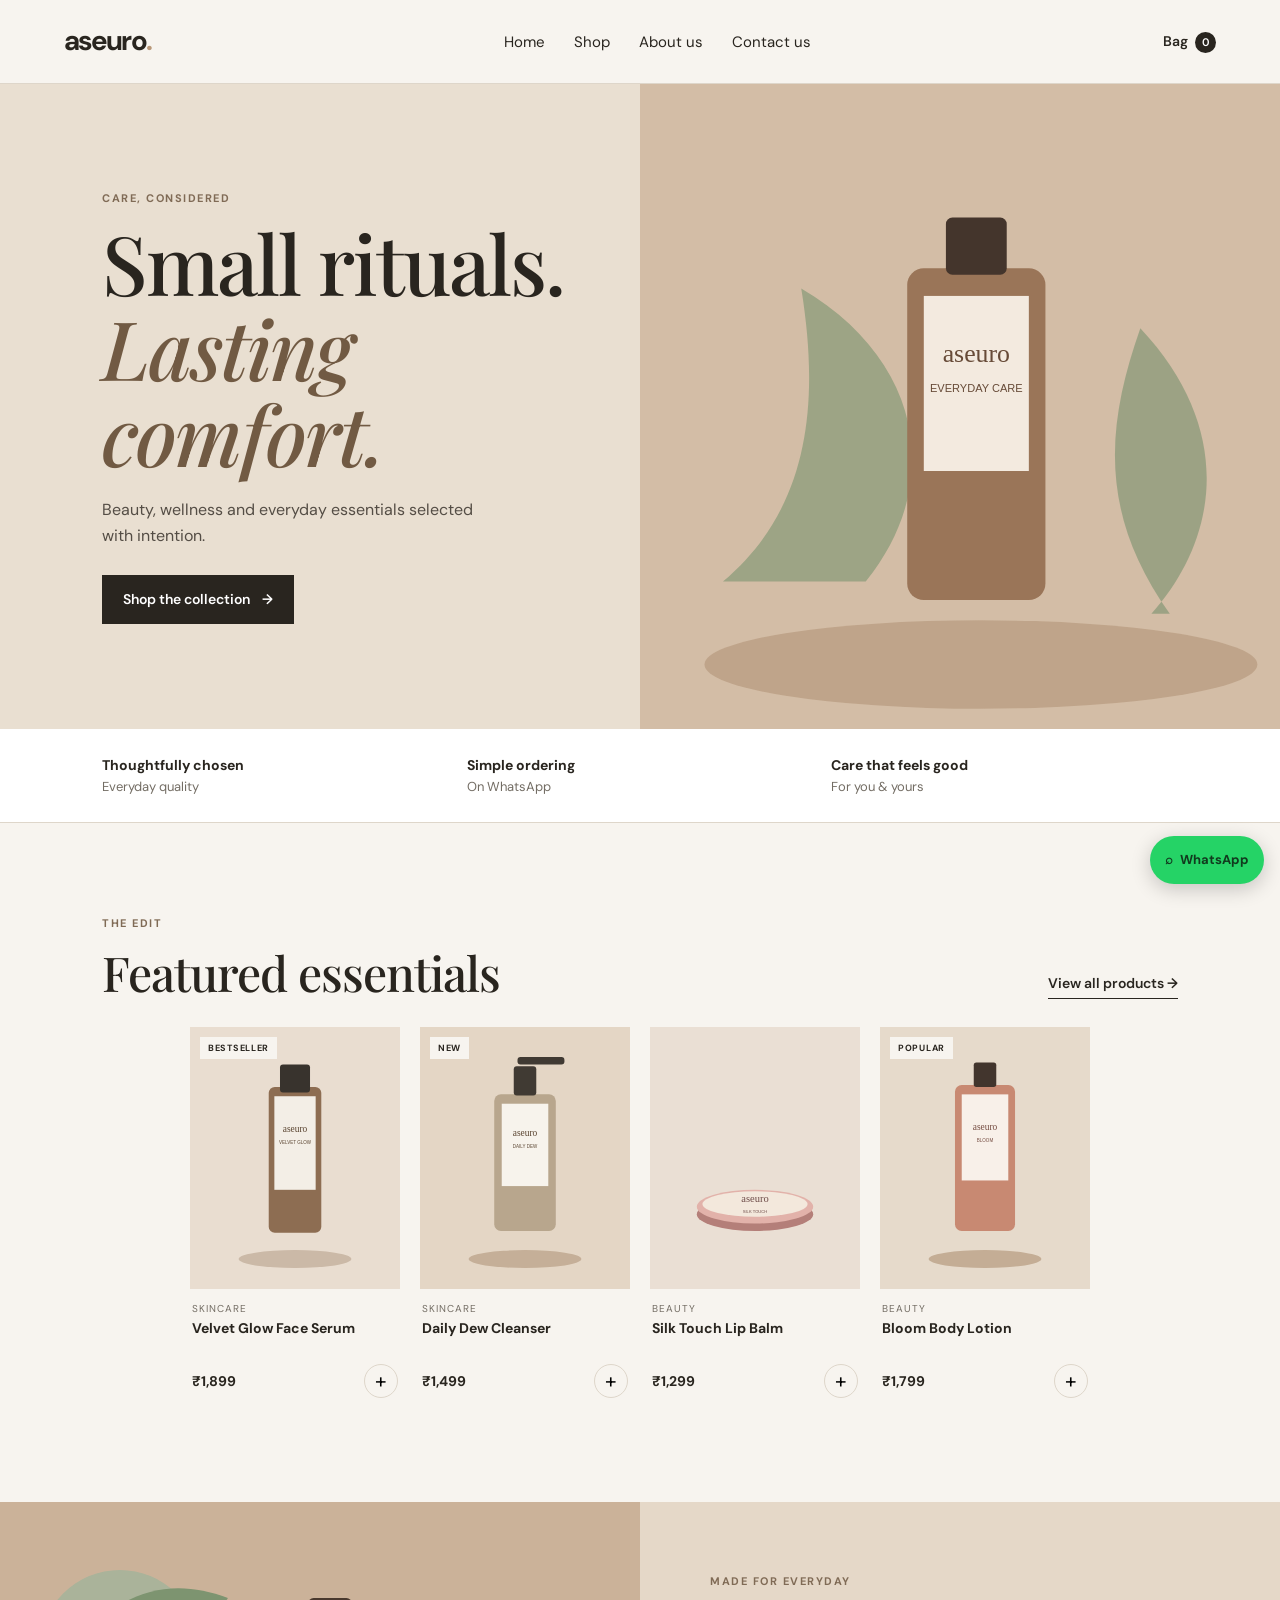
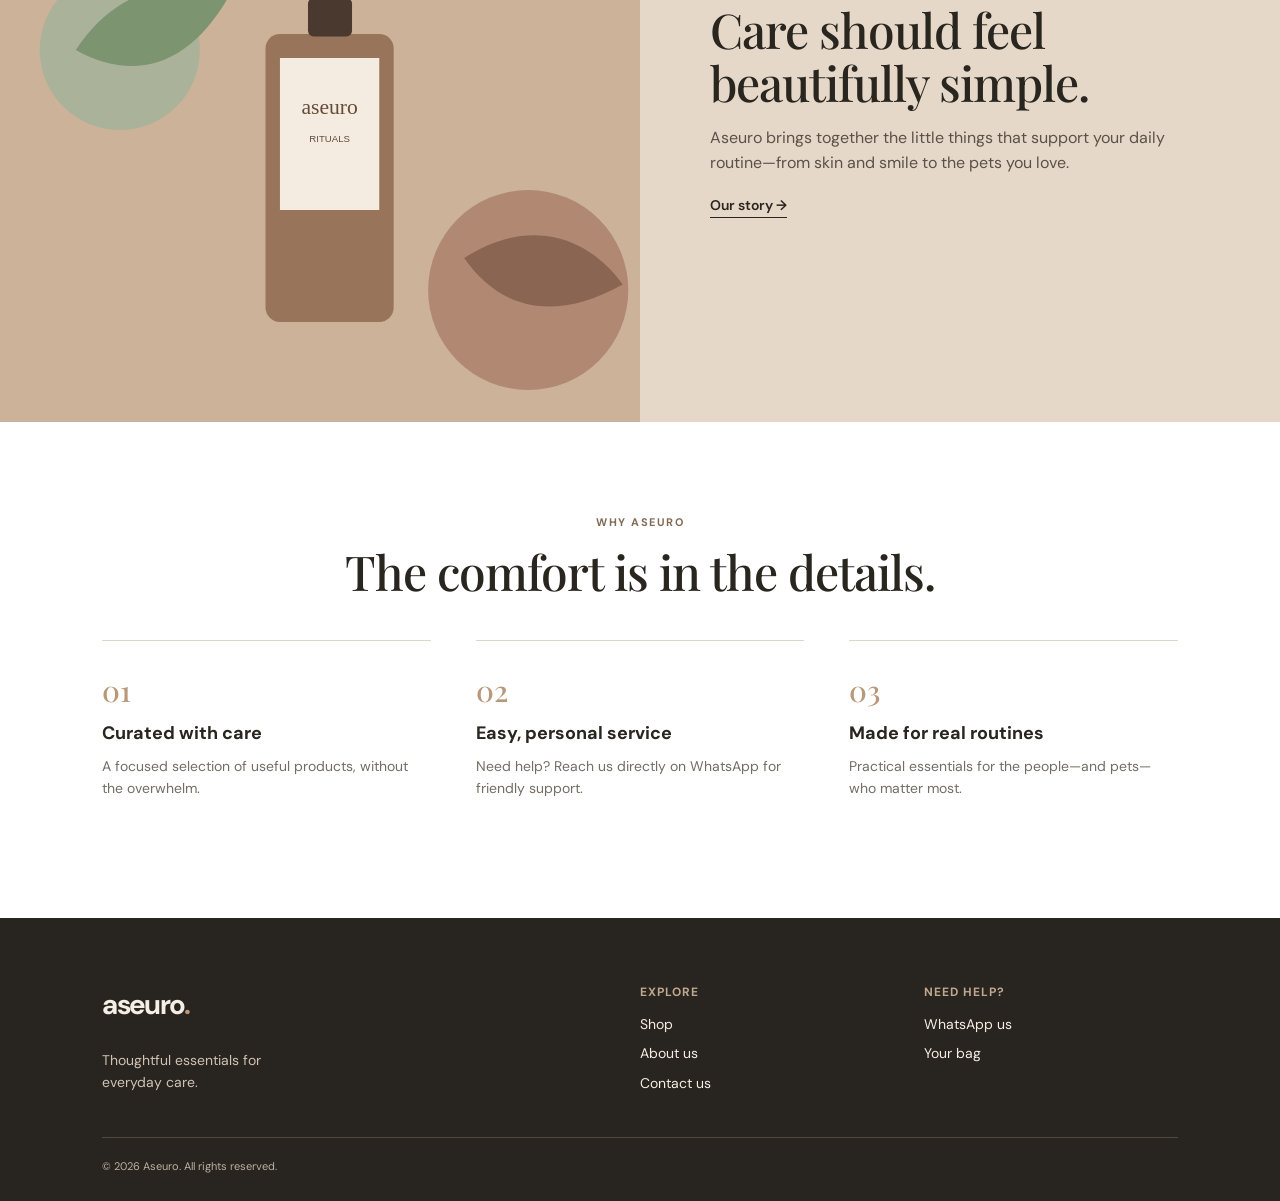
<file: index.html>
<!doctype html>
<html lang="en">
<head>
  <meta charset="utf-8"><meta name="viewport" content="width=device-width, initial-scale=1">
  <title>Aseuro | Elevated Everyday Care</title>
  <meta name="description" content="Discover thoughtful beauty, skincare, oral care and pet essentials from Aseuro.">
  <meta property="og:title" content="Aseuro | Elevated Everyday Care"><meta property="og:description" content="Thoughtful essentials for your everyday rituals."><meta property="og:type" content="website"><meta property="og:url" content="https://aseurollc.com/"><meta property="og:image" content="https://aseurollc.com/images/og-aseuro.svg">
  <link rel="preconnect" href="https://fonts.googleapis.com"><link rel="preconnect" href="https://fonts.gstatic.com" crossorigin><link href="https://fonts.googleapis.com/css2?family=DM+Sans:wght@400;500;600;700&family=Playfair+Display:wght@500;600&display=swap" rel="stylesheet"><link rel="stylesheet" href="css/style.css">
</head>
<body>
  <div id="site-header"></div>
  <main>
    <section class="hero"><div class="hero-copy"><p class="eyebrow">Care, considered</p><h1>Small rituals.<br><em>Lasting comfort.</em></h1><p>Beauty, wellness and everyday essentials selected with intention.</p><a class="btn btn-dark" href="shop.html">Shop the collection <span>→</span></a></div><div class="hero-art"><img src="images/hero-care.svg" alt="A curated collection of Aseuro self-care essentials on a warm beige background"></div></section>
    <section class="benefit-bar" aria-label="Aseuro promises"><div><b>Thoughtfully chosen</b><span>Everyday quality</span></div><div><b>Simple ordering</b><span>On WhatsApp</span></div><div><b>Care that feels good</b><span>For you &amp; yours</span></div></section>
    <section class="section"><div class="section-heading"><div><p class="eyebrow">The edit</p><h2>Featured essentials</h2></div><a class="text-link" href="shop.html">View all products →</a></div><div id="featured-products" class="product-grid"></div></section>
    <section class="story"><div class="story-image"><img src="images/story-care.svg" alt="Natural skincare ingredients with Aseuro beauty products"></div><div class="story-copy"><p class="eyebrow">Made for everyday</p><h2>Care should feel<br>beautifully simple.</h2><p>Aseuro brings together the little things that support your daily routine—from skin and smile to the pets you love.</p><a class="text-link" href="about.html">Our story →</a></div></section>
    <section class="section why"><p class="eyebrow center">Why Aseuro</p><h2 class="center">The comfort is in the details.</h2><div class="why-grid"><article><span class="number">01</span><h3>Curated with care</h3><p>A focused selection of useful products, without the overwhelm.</p></article><article><span class="number">02</span><h3>Easy, personal service</h3><p>Need help? Reach us directly on WhatsApp for friendly support.</p></article><article><span class="number">03</span><h3>Made for real routines</h3><p>Practical essentials for the people—and pets—who matter most.</p></article></div></section>
  </main><div id="site-footer"></div><a class="whatsapp-float" id="whatsapp-float" href="#" aria-label="Chat with Aseuro on WhatsApp">⌕<span>WhatsApp</span></a><script src="js/products.js"></script><script src="js/main.js"></script>
</body></html>
</file>
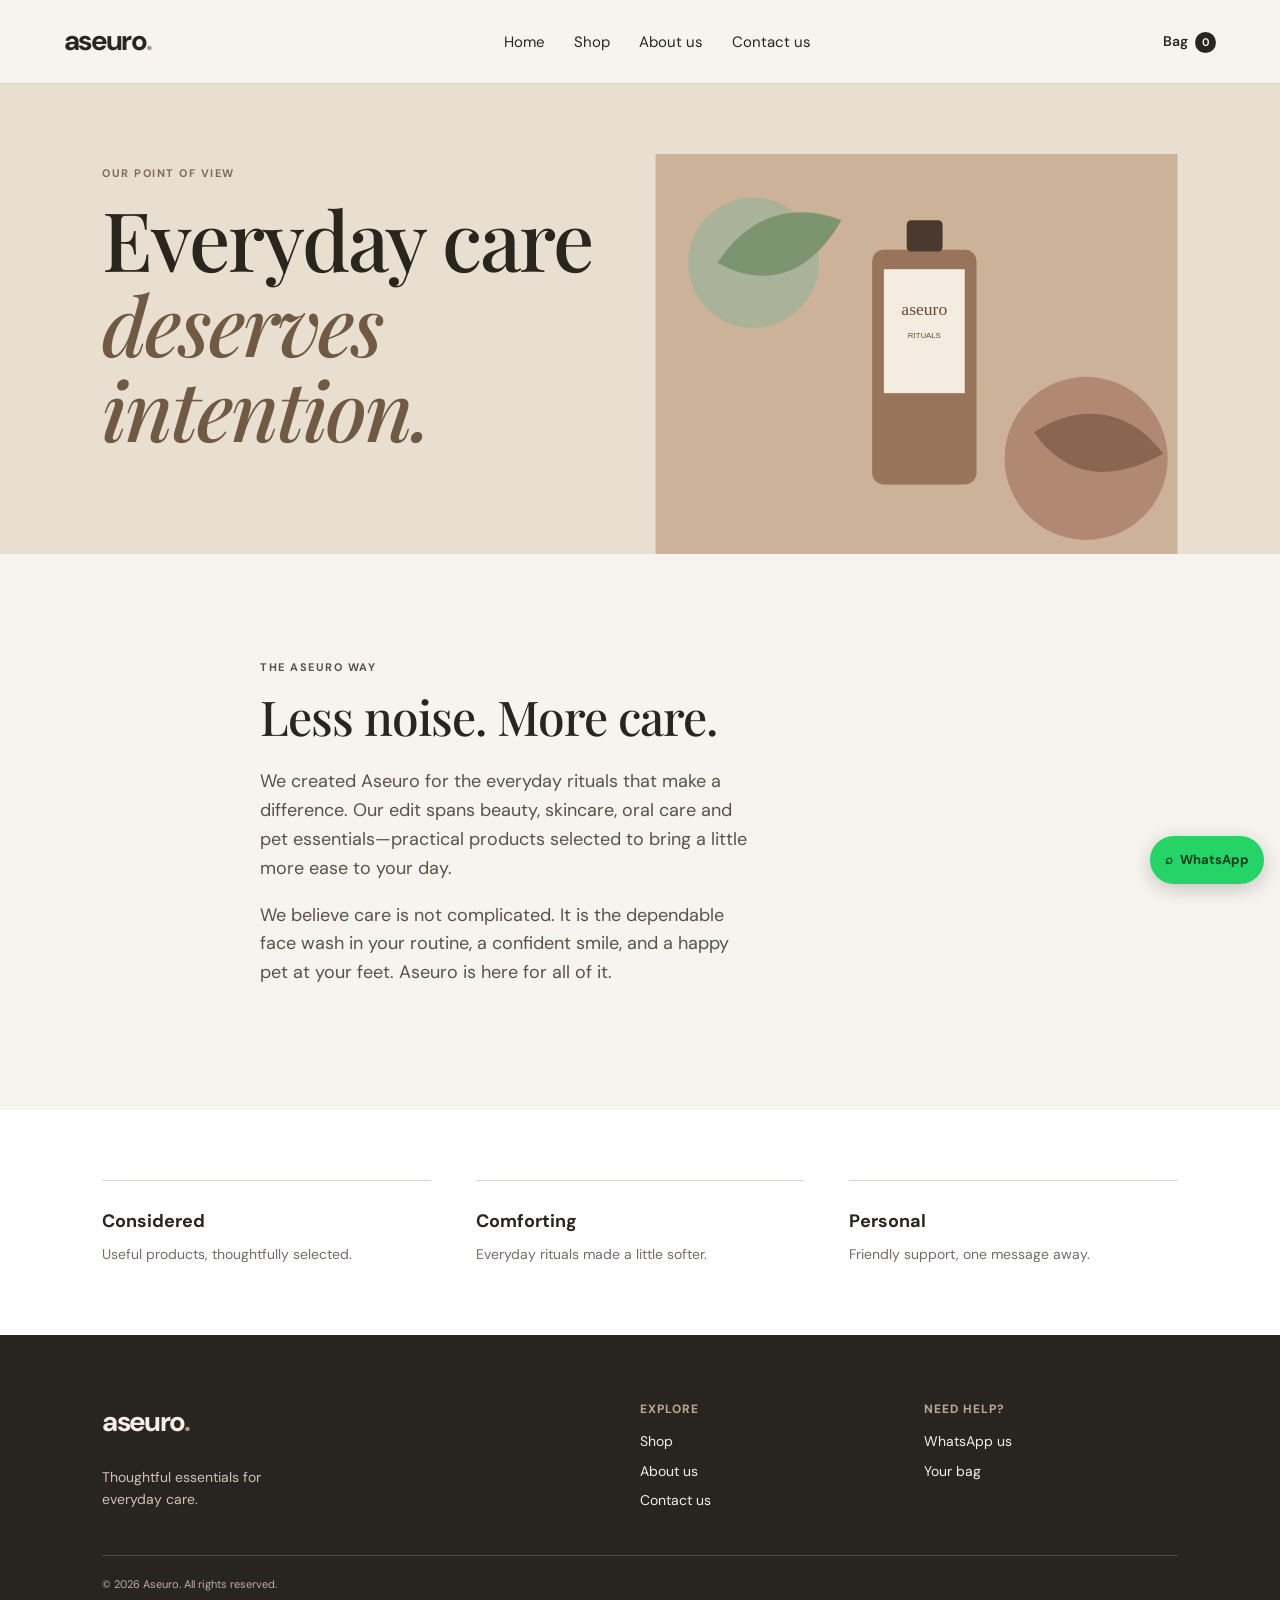
<file: about.html>
<!doctype html><html lang="en"><head><meta charset="utf-8"><meta name="viewport" content="width=device-width, initial-scale=1"><title>About Aseuro | Everyday Care</title><meta name="description" content="Meet Aseuro, a thoughtful edit of beauty, wellness, oral care and pet essentials."><meta property="og:title" content="About Aseuro"><meta property="og:description" content="Thoughtful care for everyday life."><meta property="og:type" content="website"><meta property="og:url" content="https://aseurollc.com/about.html"><meta property="og:image" content="https://aseurollc.com/images/og-aseuro.svg"><link rel="preconnect" href="https://fonts.googleapis.com"><link rel="preconnect" href="https://fonts.gstatic.com" crossorigin><link href="https://fonts.googleapis.com/css2?family=DM+Sans:wght@400;500;600;700&family=Playfair+Display:wght@500;600&display=swap" rel="stylesheet"><link rel="stylesheet" href="css/style.css"></head><body><div id="site-header"></div><main><section class="about-hero"><div><p class="eyebrow">Our point of view</p><h1>Everyday care<br><em>deserves intention.</em></h1></div><img src="images/story-care.svg" alt="Aseuro self-care products beside natural ingredients"></section><section class="text-section"><p class="eyebrow">The Aseuro way</p><h2>Less noise. More care.</h2><p>We created Aseuro for the everyday rituals that make a difference. Our edit spans beauty, skincare, oral care and pet essentials—practical products selected to bring a little more ease to your day.</p><p>We believe care is not complicated. It is the dependable face wash in your routine, a confident smile, and a happy pet at your feet. Aseuro is here for all of it.</p></section><section class="values"><article><h3>Considered</h3><p>Useful products, thoughtfully selected.</p></article><article><h3>Comforting</h3><p>Everyday rituals made a little softer.</p></article><article><h3>Personal</h3><p>Friendly support, one message away.</p></article></section></main><div id="site-footer"></div><a class="whatsapp-float" id="whatsapp-float" href="#" aria-label="Chat with Aseuro on WhatsApp">⌕<span>WhatsApp</span></a><script src="js/products.js"></script><script src="js/main.js"></script></body></html>
</file>
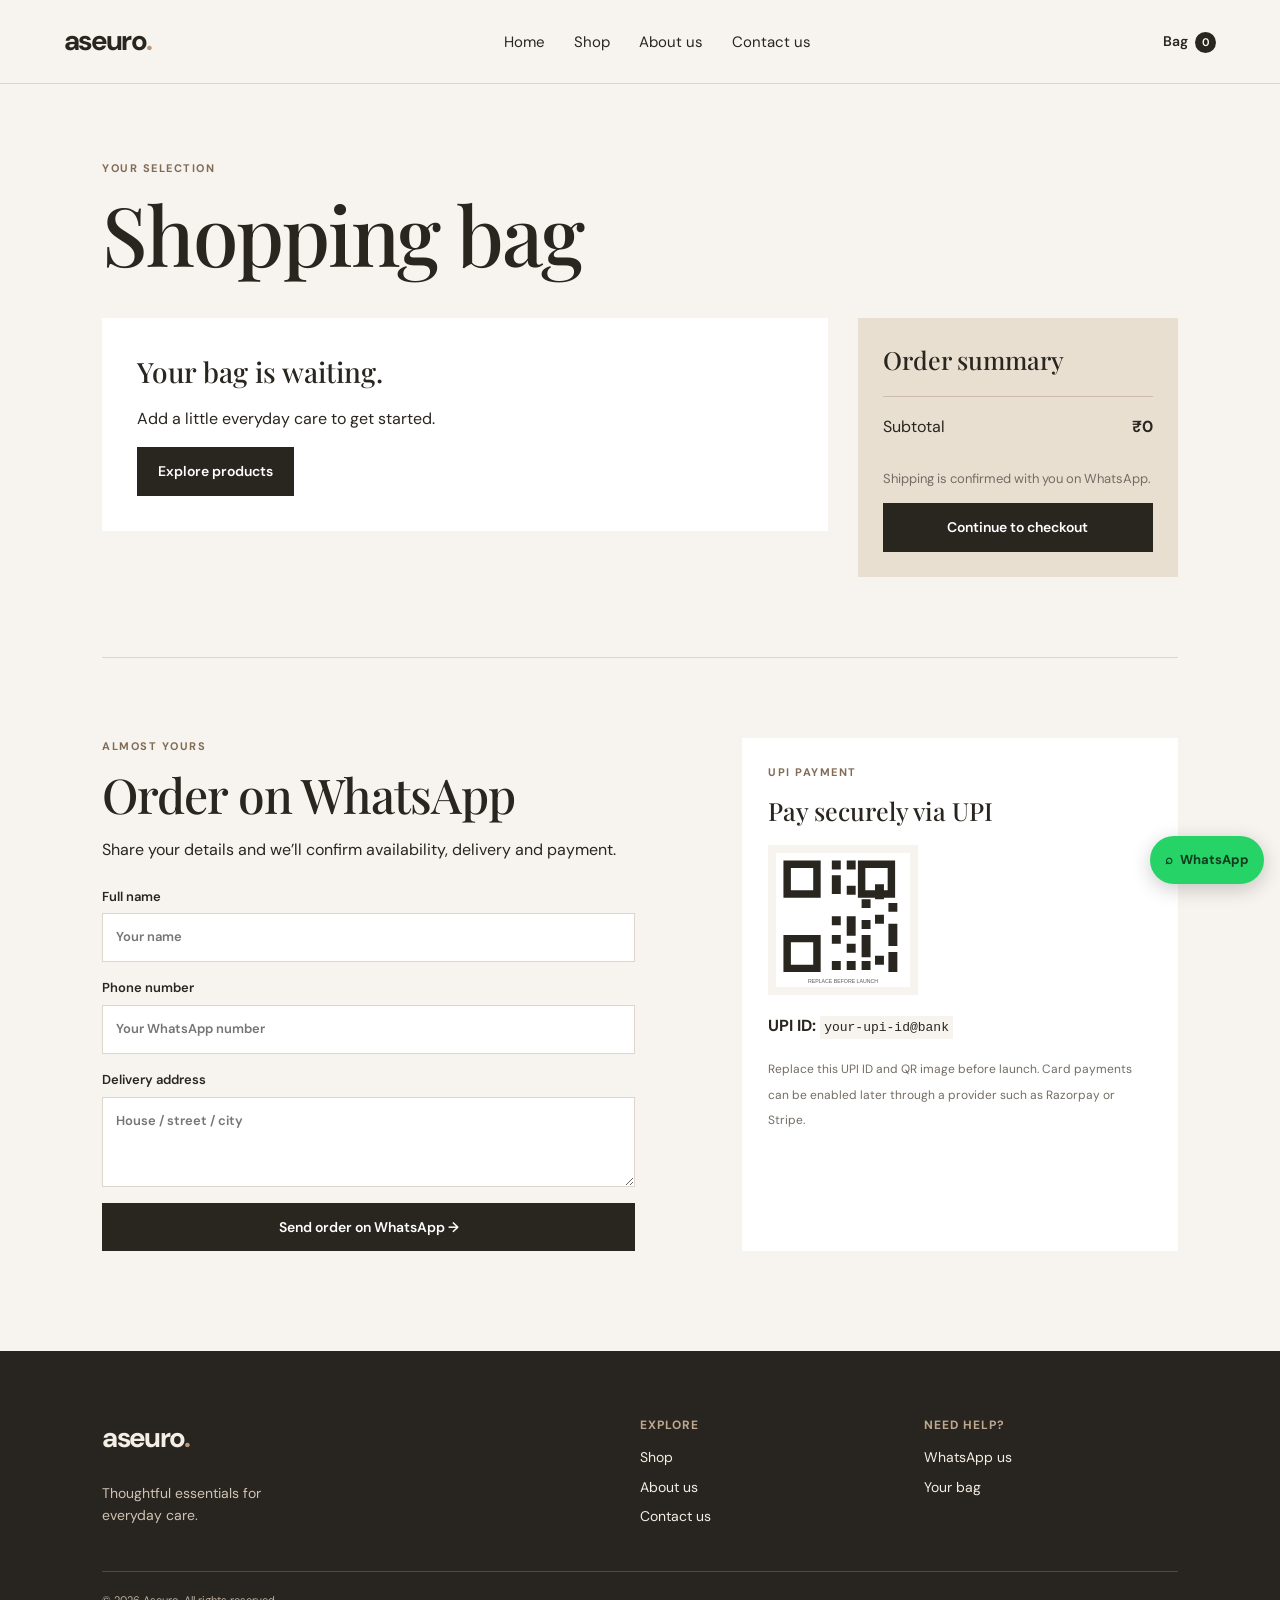
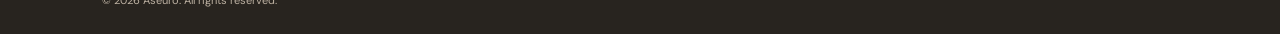
<file: cart.html>
<!doctype html><html lang="en"><head><meta charset="utf-8"><meta name="viewport" content="width=device-width, initial-scale=1"><title>Your Cart | Aseuro</title><meta name="description" content="Review your Aseuro order and complete it on WhatsApp."><meta property="og:title" content="Your Aseuro Cart"><meta property="og:description" content="Complete your Aseuro order."><meta property="og:type" content="website"><meta property="og:url" content="https://aseurollc.com/cart.html"><meta property="og:image" content="https://aseurollc.com/images/og-aseuro.svg"><link rel="preconnect" href="https://fonts.googleapis.com"><link rel="preconnect" href="https://fonts.gstatic.com" crossorigin><link href="https://fonts.googleapis.com/css2?family=DM+Sans:wght@400;500;600;700&family=Playfair+Display:wght@500;600&display=swap" rel="stylesheet"><link rel="stylesheet" href="css/style.css"></head><body><div id="site-header"></div><main class="page cart-page"><div class="page-intro compact"><p class="eyebrow">Your selection</p><h1>Shopping bag</h1></div><div class="cart-layout"><section id="cart-items" class="cart-items"></section><aside class="cart-summary"><h2>Order summary</h2><div class="summary-line"><span>Subtotal</span><b id="cart-total">₹0</b></div><p class="muted">Shipping is confirmed with you on WhatsApp.</p><a class="btn btn-dark full" href="#checkout">Continue to checkout</a></aside></div><section id="checkout" class="checkout"><div><p class="eyebrow">Almost yours</p><h2>Order on WhatsApp</h2><p>Share your details and we’ll confirm availability, delivery and payment.</p><form id="checkout-form"><label>Full name<input name="name" required placeholder="Your name"></label><label>Phone number<input name="phone" type="tel" required placeholder="Your WhatsApp number"></label><label>Delivery address<textarea name="address" required placeholder="House / street / city"></textarea></label><button class="btn btn-dark full" type="submit">Send order on WhatsApp →</button></form></div><aside class="upi-card"><p class="eyebrow">UPI payment</p><h3>Pay securely via UPI</h3><img src="images/upi-qr-placeholder.svg" alt="Placeholder QR code for Aseuro UPI payment"><p><b>UPI ID:</b> <code>your-upi-id@bank</code></p><small>Replace this UPI ID and QR image before launch. Card payments can be enabled later through a provider such as Razorpay or Stripe.</small></aside></section></main><div id="site-footer"></div><a class="whatsapp-float" id="whatsapp-float" href="#" aria-label="Chat with Aseuro on WhatsApp">⌕<span>WhatsApp</span></a><script src="js/products.js"></script><script src="js/main.js"></script></body></html>
</file>
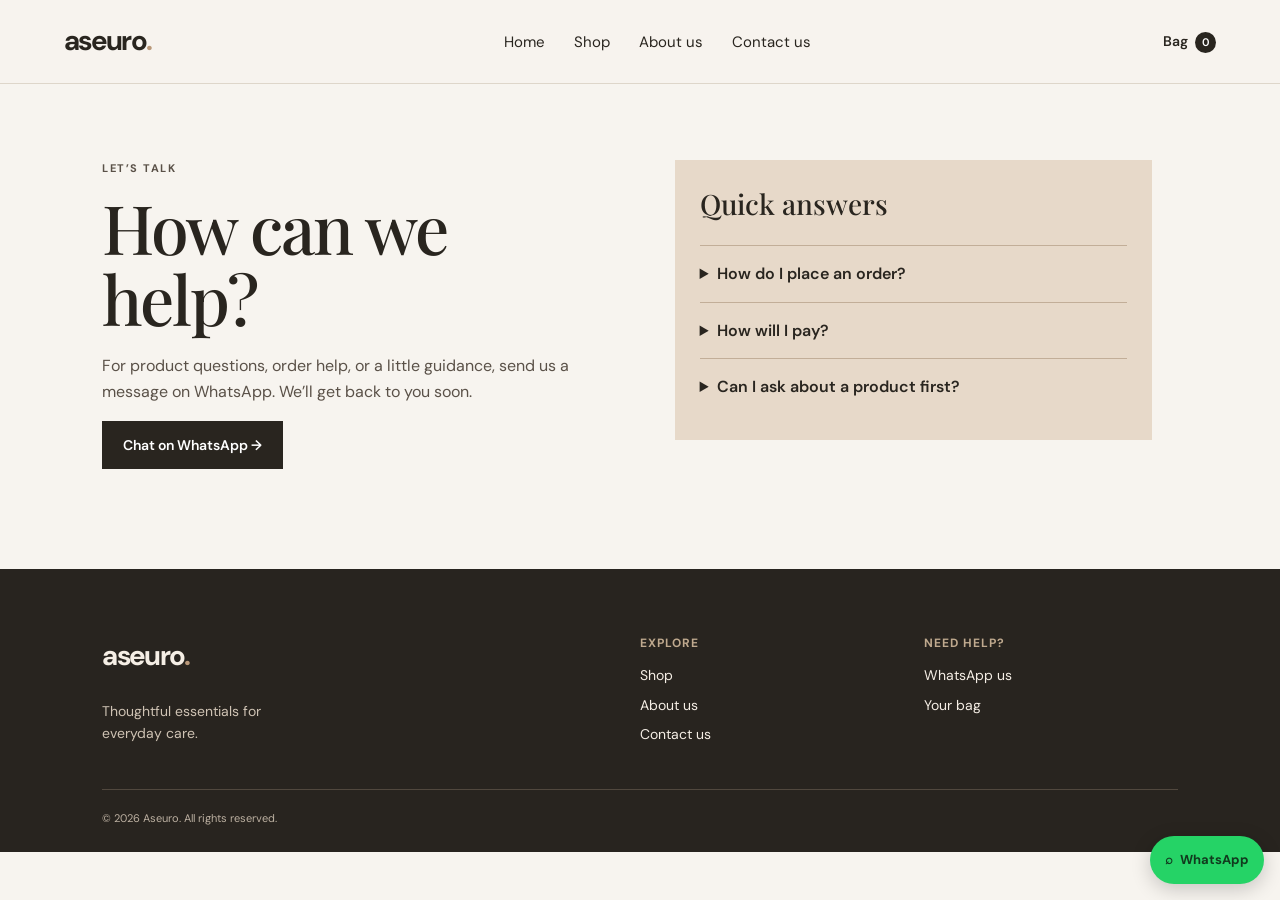
<file: contact.html>
<!doctype html><html lang="en"><head><meta charset="utf-8"><meta name="viewport" content="width=device-width, initial-scale=1"><title>Contact Aseuro | We’re Here to Help</title><meta name="description" content="Contact Aseuro on WhatsApp for product questions, orders and support."><meta property="og:title" content="Contact Aseuro"><meta property="og:description" content="We are here to help with your Aseuro order."><meta property="og:type" content="website"><meta property="og:url" content="https://aseurollc.com/contact.html"><meta property="og:image" content="https://aseurollc.com/images/og-aseuro.svg"><link rel="preconnect" href="https://fonts.googleapis.com"><link rel="preconnect" href="https://fonts.gstatic.com" crossorigin><link href="https://fonts.googleapis.com/css2?family=DM+Sans:wght@400;500;600;700&family=Playfair+Display:wght@500;600&display=swap" rel="stylesheet"><link rel="stylesheet" href="css/style.css"></head><body><div id="site-header"></div><main class="page"><section class="contact"><div><p class="eyebrow">Let’s talk</p><h1>How can we help?</h1><p>For product questions, order help, or a little guidance, send us a message on WhatsApp. We’ll get back to you soon.</p><a class="btn btn-dark" id="contact-whatsapp" href="#">Chat on WhatsApp →</a></div><div class="contact-card"><h2>Quick answers</h2><details><summary>How do I place an order?</summary><p>Add products to your cart, enter your delivery details and send the pre-filled order message on WhatsApp.</p></details><details><summary>How will I pay?</summary><p>We’ll confirm payment details on WhatsApp. UPI is available; card payments can be added with a payment provider.</p></details><details><summary>Can I ask about a product first?</summary><p>Absolutely. Message us and we’ll be happy to help.</p></details></div></section></main><div id="site-footer"></div><a class="whatsapp-float" id="whatsapp-float" href="#" aria-label="Chat with Aseuro on WhatsApp">⌕<span>WhatsApp</span></a><script src="js/products.js"></script><script src="js/main.js"></script></body></html>
</file>
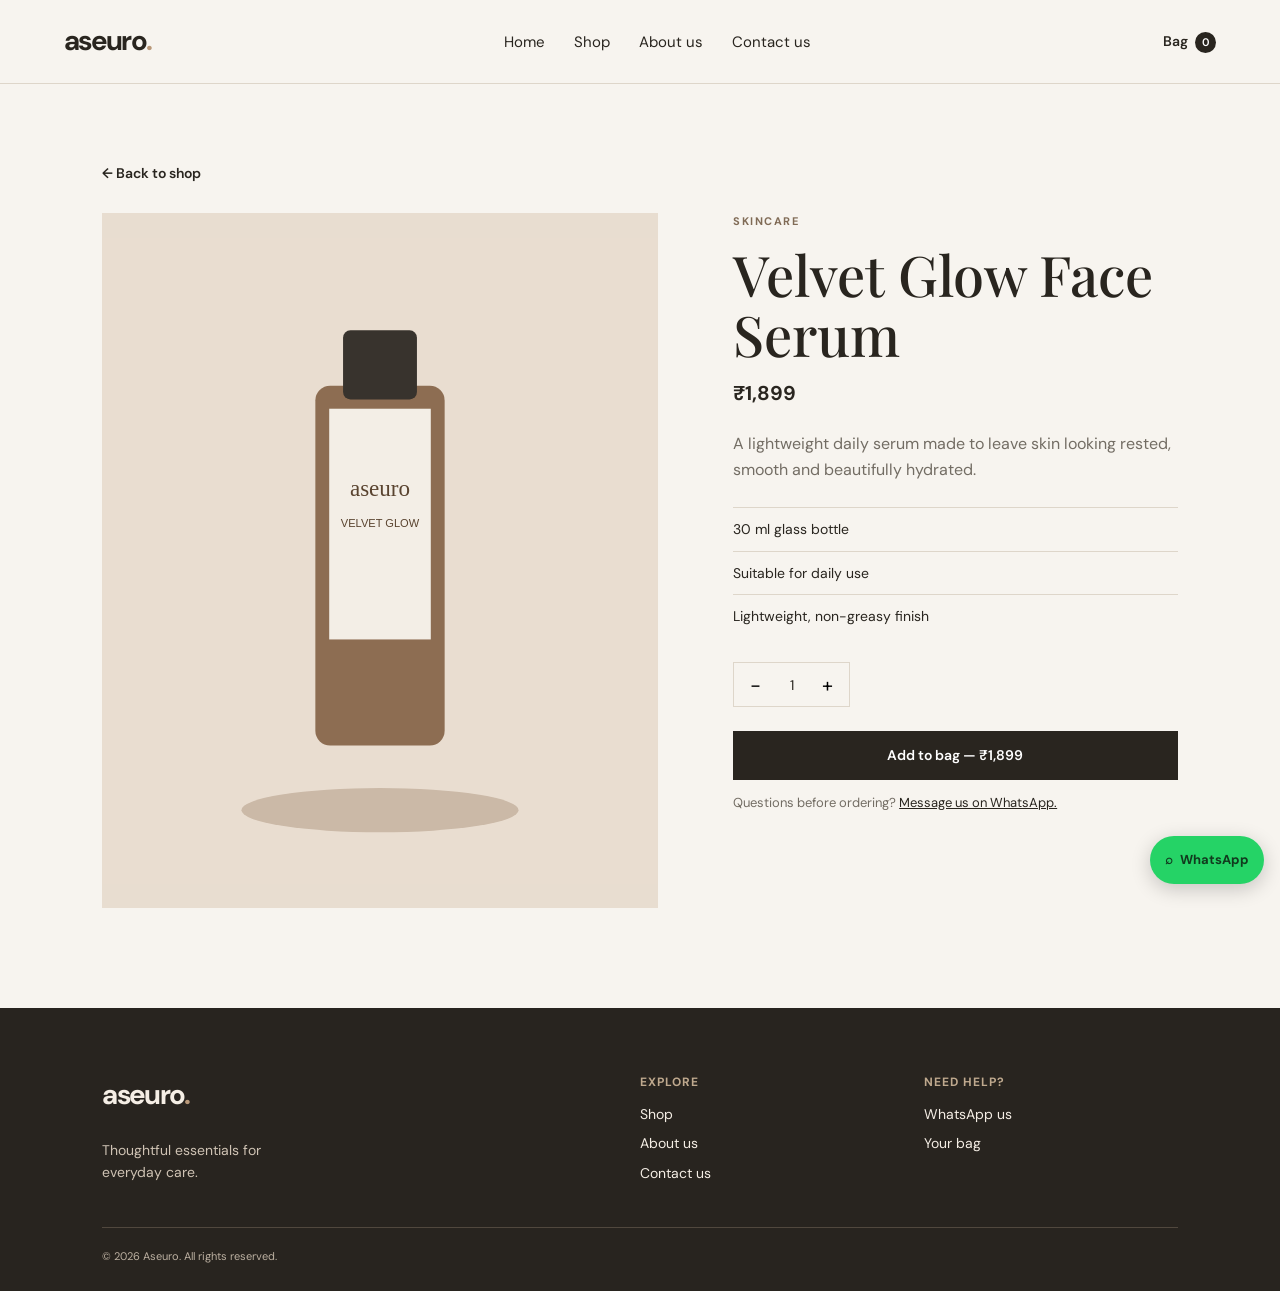
<file: product.html>
<!doctype html><html lang="en"><head><meta charset="utf-8"><meta name="viewport" content="width=device-width, initial-scale=1"><title>Product | Aseuro</title><meta name="description" content="Discover carefully selected everyday essentials at Aseuro."><meta property="og:title" content="Aseuro product"><meta property="og:description" content="Thoughtful essentials for your daily ritual."><meta property="og:type" content="website"><meta property="og:url" content="https://aseurollc.com/product.html"><meta property="og:image" content="https://aseurollc.com/images/og-aseuro.svg"><link rel="preconnect" href="https://fonts.googleapis.com"><link rel="preconnect" href="https://fonts.gstatic.com" crossorigin><link href="https://fonts.googleapis.com/css2?family=DM+Sans:wght@400;500;600;700&family=Playfair+Display:wght@500;600&display=swap" rel="stylesheet"><link rel="stylesheet" href="css/style.css"></head><body><div id="site-header"></div><main class="page"><a class="back-link" href="shop.html">← Back to shop</a><div id="product-detail"></div></main><div id="site-footer"></div><a class="whatsapp-float" id="whatsapp-float" href="#" aria-label="Chat with Aseuro on WhatsApp">⌕<span>WhatsApp</span></a><script src="js/products.js"></script><script src="js/main.js"></script></body></html>
</file>
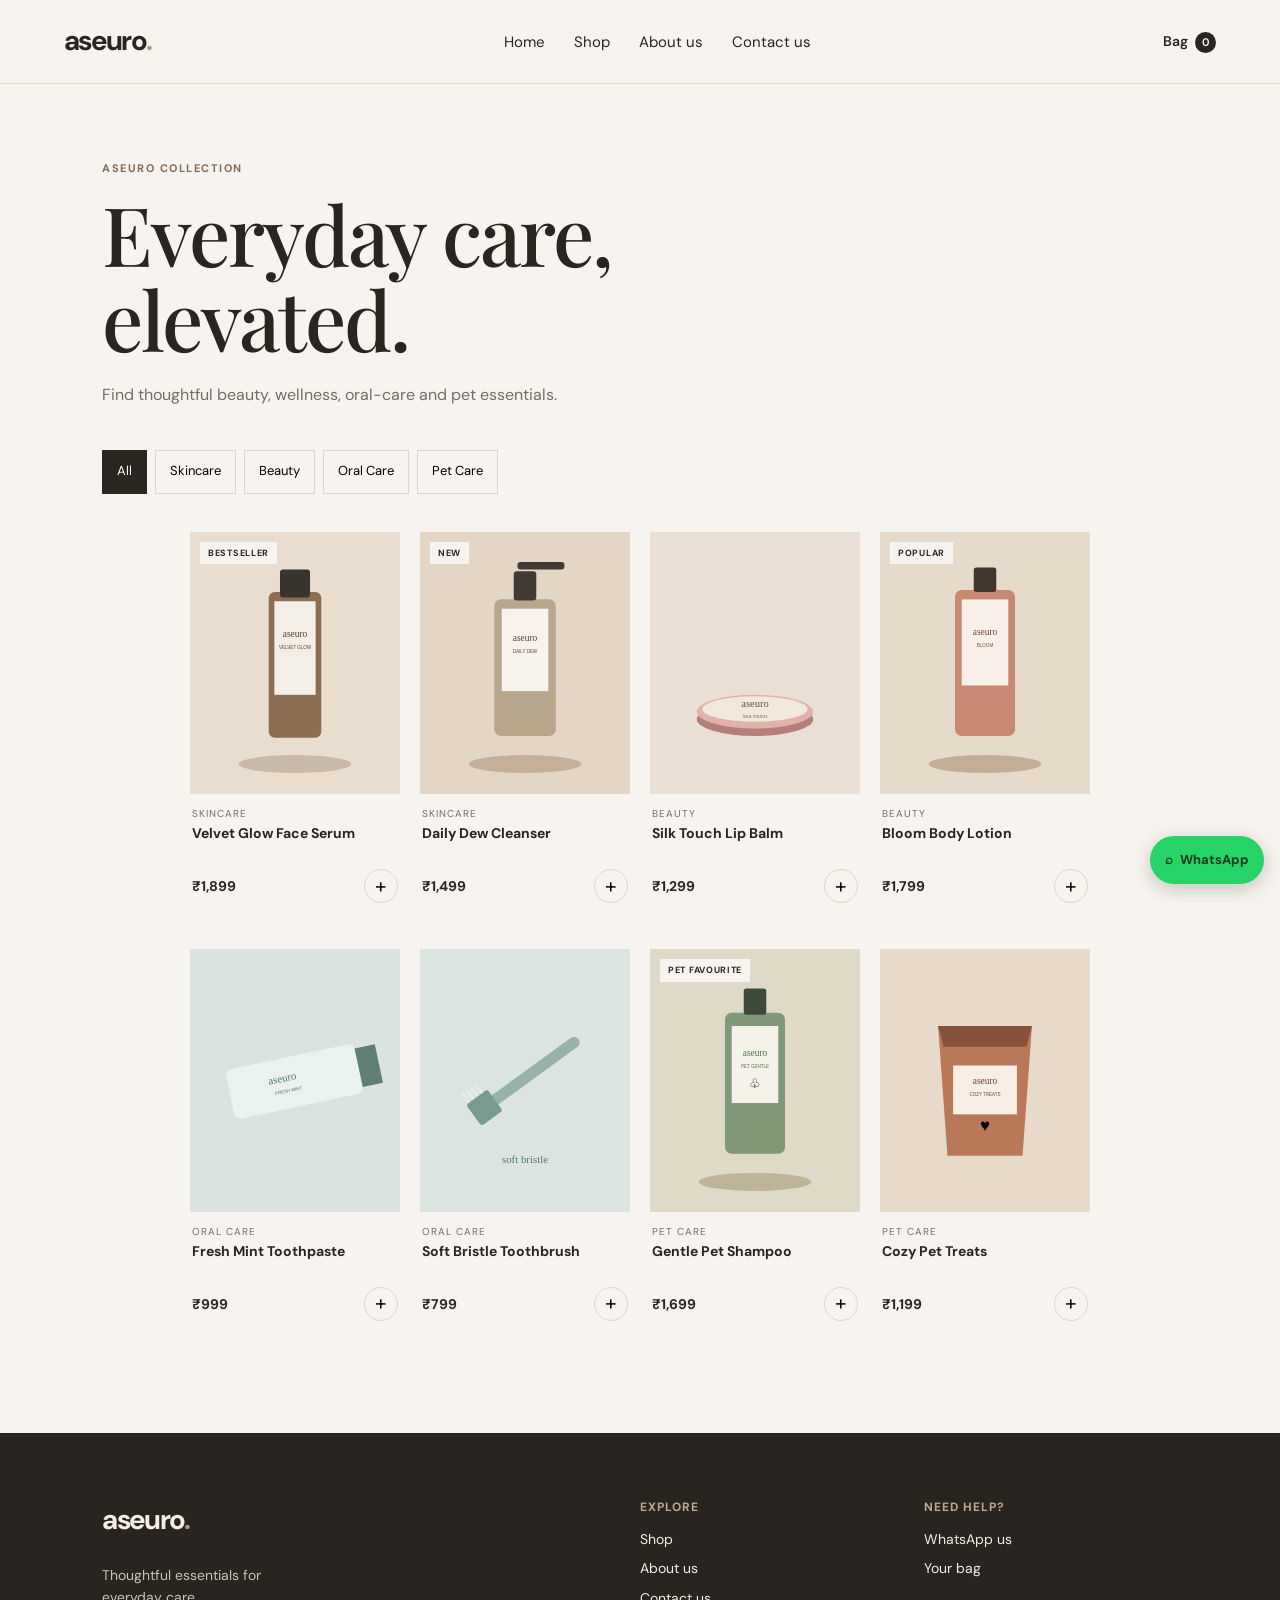
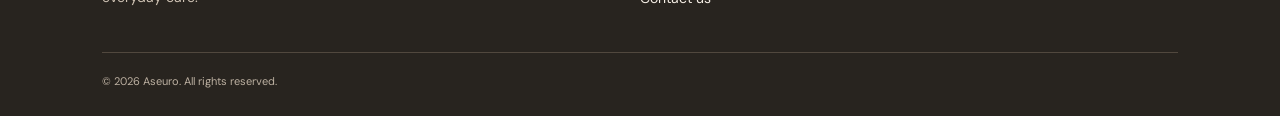
<file: shop.html>
<!doctype html><html lang="en"><head><meta charset="utf-8"><meta name="viewport" content="width=device-width, initial-scale=1"><title>Shop | Aseuro</title><meta name="description" content="Shop Aseuro beauty, skincare, oral-care and pet essentials."><meta property="og:title" content="Shop Aseuro"><meta property="og:description" content="Explore elevated everyday care."><meta property="og:type" content="website"><meta property="og:url" content="https://aseurollc.com/shop.html"><meta property="og:image" content="https://aseurollc.com/images/og-aseuro.svg"><link rel="preconnect" href="https://fonts.googleapis.com"><link rel="preconnect" href="https://fonts.gstatic.com" crossorigin><link href="https://fonts.googleapis.com/css2?family=DM+Sans:wght@400;500;600;700&family=Playfair+Display:wght@500;600&display=swap" rel="stylesheet"><link rel="stylesheet" href="css/style.css"></head><body><div id="site-header"></div><main class="page"><div class="page-intro"><p class="eyebrow">Aseuro collection</p><h1>Everyday care, elevated.</h1><p>Find thoughtful beauty, wellness, oral-care and pet essentials.</p></div><div class="filter-row" aria-label="Product categories"><button class="filter active" data-category="All">All</button><button class="filter" data-category="Skincare">Skincare</button><button class="filter" data-category="Beauty">Beauty</button><button class="filter" data-category="Oral Care">Oral Care</button><button class="filter" data-category="Pet Care">Pet Care</button></div><div id="shop-products" class="product-grid"></div></main><div id="site-footer"></div><a class="whatsapp-float" id="whatsapp-float" href="#" aria-label="Chat with Aseuro on WhatsApp">⌕<span>WhatsApp</span></a><script src="js/products.js"></script><script src="js/main.js"></script></body></html>
</file>
<file: css/style.css>
/* Aseuro — main stylesheet. Colours and spacing are kept here for easy editing. */

/* On wider screens, keep product cards compact and comfortably spaced. */
@media(min-width:700px){.product-grid{grid-template-columns:repeat(auto-fit,minmax(170px,210px))!important;max-width:960px;margin-left:auto;margin-right:auto;justify-content:center;gap:32px 22px}}

/* Keep catalogue photos consistently sized, even when original files are tall. */
.product-image{display:block;aspect-ratio:4/5}
.product-image img{height:100%;object-fit:cover}
.product-image img[src$="velvet-glow-face-serum.jpg"]{object-fit:contain;background:#fff;padding:14px}
.detail-image{aspect-ratio:4/5}.detail-image img{height:100%;object-fit:contain}.detail-image img[src$="velvet-glow-face-serum.jpg"]{background:#fff;padding:24px}
:root{--ink:#29251f;--muted:#736d64;--cream:#f7f4ef;--sand:#e9dfd1;--taupe:#b99879;--white:#fff;--line:#ded6ca;--serif:'Playfair Display',Georgia,serif;--sans:'DM Sans',Arial,sans-serif;--radius:3px}*{box-sizing:border-box}html{scroll-behavior:smooth}body{margin:0;background:var(--cream);color:var(--ink);font:16px/1.6 var(--sans)}img{display:block;width:100%;height:auto}a{color:inherit;text-decoration:none}button,input,textarea{font:inherit}.site-header{height:76px;padding:0 5%;display:flex;align-items:center;justify-content:space-between;background:rgba(247,244,239,.95);border-bottom:1px solid var(--line);position:sticky;top:0;z-index:20}.brand{font-size:28px;font-weight:700;letter-spacing:-1.7px}.brand span{color:var(--taupe)}.nav{display:none;position:absolute;top:75px;left:0;right:0;background:var(--cream);padding:18px 5% 26px;border-bottom:1px solid var(--line);flex-direction:column;gap:14px}.nav.open{display:flex}.nav a{font-size:15px}.cart-link{font-size:14px;font-weight:600}.cart-count{display:inline-grid;place-items:center;margin-left:4px;width:21px;height:21px;border-radius:50%;background:var(--ink);color:white;font-size:11px}.menu-toggle{order:2;background:none;border:0;font-size:22px;min-width:44px;min-height:44px}.cart-link{order:3}.hero{display:flex;flex-direction:column;padding:42px 5% 0;background:var(--sand);overflow:hidden}.hero-copy{padding:12px 0 40px}.eyebrow{text-transform:uppercase;letter-spacing:1.5px;font-size:11px;font-weight:700;color:#806b56;margin:0 0 13px}.hero h1,.page-intro h1,.about-hero h1{font:500 clamp(40px,10vw,82px)/1.04 var(--serif);letter-spacing:-2px;margin:0 0 21px}.hero h1 em,.about-hero em{font-weight:500;color:#715a43}.hero-copy>p:not(.eyebrow){color:#544d45;max-width:390px;margin-bottom:27px}.hero-art{margin:0 -10% -1px 4%;min-width:350px}.btn{display:inline-flex;align-items:center;justify-content:center;gap:12px;min-height:48px;padding:12px 20px;font-size:14px;font-weight:600;border:1px solid var(--ink);transition:.25s ease;cursor:pointer}.btn-dark{background:var(--ink);color:#fff}.btn-dark:hover{background:#5d4b3b;border-color:#5d4b3b;transform:translateY(-2px)}.full{width:100%}.benefit-bar{padding:25px 5%;display:grid;grid-template-columns:1fr;gap:18px;border-bottom:1px solid var(--line);background:#fff}.benefit-bar div{display:flex;flex-direction:column}.benefit-bar b{font-size:14px}.benefit-bar span{font-size:13px;color:var(--muted)}.section{padding:72px 5%;max-width:1350px;margin:auto}.section-heading{display:flex;align-items:end;justify-content:space-between;margin-bottom:28px}.section h2,.story h2,.text-section h2,.checkout h2{font:500 clamp(30px,6vw,48px)/1.1 var(--serif);letter-spacing:-1px;margin:0}.text-link{font-size:14px;font-weight:600;border-bottom:1px solid var(--ink);padding-bottom:3px;white-space:nowrap}.product-grid{display:grid;grid-template-columns:repeat(2,minmax(0,1fr));gap:26px 13px}.product-image{background:#e8ddd0;position:relative;overflow:hidden}.product-image img{transition:transform .45s ease}.product-card:hover img{transform:scale(1.04)}.badge{position:absolute;z-index:2;left:10px;top:10px;background:var(--cream);padding:4px 8px;text-transform:uppercase;font-size:9px;font-weight:700;letter-spacing:.7px}.product-info{padding:12px 2px}.product-info p{font-size:10px;text-transform:uppercase;letter-spacing:1px;color:var(--muted);margin:0 0 2px}.product-info h3{font-size:14px;line-height:1.35;margin:0;min-height:38px}.product-bottom{display:flex;justify-content:space-between;align-items:center;margin-top:7px;font-size:14px}.add-icon{border:1px solid var(--line);background:transparent;border-radius:50%;height:34px;width:34px;font-size:21px;line-height:1;cursor:pointer;transition:.2s}.add-icon:hover{background:var(--ink);color:white}.story{display:grid;grid-template-columns:1fr;background:#e5d8c8}.story-image{min-height:310px;overflow:hidden}.story-image img{height:100%;object-fit:cover}.story-copy{padding:50px 7%}.story-copy>p:not(.eyebrow),.text-section p,.contact>div>p{color:#5a5148;max-width:500px}.why{background:#fff;max-width:none}.center{text-align:center}.why-grid,.values{display:grid;grid-template-columns:1fr;gap:30px;margin:42px auto 0;max-width:1200px}.why-grid article{padding:26px 0;border-top:1px solid var(--line)}.number{font:500 29px var(--serif);color:var(--taupe)}h3{margin:10px 0 7px;font-size:18px}.why-grid p,.values p{margin:0;color:var(--muted);font-size:14px}footer{display:grid;grid-template-columns:1fr 1fr;gap:30px;padding:50px 5% 24px;background:#28241f;color:#f5eee5}footer p{color:#cfc3b4;font-size:14px;max-width:220px}footer div{display:flex;flex-direction:column;gap:7px;font-size:14px}footer div:first-child{grid-column:span 2}footer b{font-size:12px;text-transform:uppercase;letter-spacing:1px;color:#bfa98e;margin-bottom:4px}footer small{grid-column:span 2;border-top:1px solid #51483e;padding-top:20px;color:#bcb0a1;font-size:11px}.whatsapp-float{position:fixed;right:16px;bottom:16px;z-index:15;background:#25d366;color:#113a1e;border-radius:30px;min-height:48px;padding:0 15px;display:flex;align-items:center;gap:7px;box-shadow:0 5px 20px #0003;font-size:13px;font-weight:700}.whatsapp-float:first-letter{font-size:19px}.page{max-width:1350px;padding:56px 5% 76px;margin:auto}.page-intro{max-width:650px;margin-bottom:34px}.page-intro p:not(.eyebrow){color:var(--muted)}.compact{margin-bottom:25px}.filter-row{display:flex;gap:8px;overflow:auto;margin-bottom:34px;padding-bottom:4px}.filter{white-space:nowrap;background:transparent;border:1px solid var(--line);padding:10px 14px;min-height:44px;cursor:pointer;font-size:13px}.filter.active,.filter:hover{background:var(--ink);color:white;border-color:var(--ink)}.back-link{font-size:14px;font-weight:600;display:inline-block;margin-bottom:29px}.product-detail{display:grid;gap:32px}.detail-image{background:#e8ddd0}.detail-copy{max-width:520px}.detail-copy h1{font:500 clamp(33px,8vw,56px)/1.08 var(--serif);margin:0}.price{font-size:20px;font-weight:700;margin:12px 0 22px}.detail-copy>p:not(.eyebrow):not(.price):not(.microcopy){color:var(--muted)}.detail-copy ul{list-style:none;padding:0;margin:25px 0}.detail-copy li{border-top:1px solid var(--line);padding:10px 0;font-size:14px}.quantity-picker{display:flex;align-items:center;border:1px solid var(--line);width:max-content;margin:24px 0}.quantity-picker button{width:43px;height:43px;border:0;background:transparent;font-size:20px;cursor:pointer}.quantity-picker span{min-width:29px;text-align:center;font-size:14px}.microcopy{font-size:13px;color:var(--muted)}.microcopy a{color:var(--ink);text-decoration:underline}.cart-layout{display:grid;gap:30px}.cart-items{background:white}.cart-item{display:grid;grid-template-columns:82px 1fr auto;gap:12px;padding:15px;border-bottom:1px solid var(--line)}.cart-item img{width:82px;background:var(--sand)}.cart-item h3{font-size:15px;margin:2px 0}.cart-item>b{font-size:13px}.cart-item .quantity-picker{margin:10px 0 0}.cart-item .quantity-picker button{height:30px;width:30px}.cart-actions{display:flex;align-items:end;gap:14px}.remove{border:0;background:none;text-decoration:underline;padding:0 0 8px;font-size:12px;cursor:pointer}.cart-summary{background:var(--sand);padding:25px;height:max-content}.cart-summary h2{font:500 25px var(--serif);margin:0 0 20px}.summary-line{display:flex;justify-content:space-between;border-top:1px solid #cbbcab;padding:17px 0}.muted{color:var(--muted);font-size:13px}.empty-cart{padding:35px}.empty-cart h2{font:500 28px var(--serif);margin:0}.checkout{margin-top:60px;padding-top:60px;border-top:1px solid var(--line);display:grid;gap:35px}.checkout form{display:grid;gap:16px;margin-top:24px}.checkout label{font-size:13px;font-weight:600;display:grid;gap:6px}input,textarea{border:1px solid var(--line);background:#fff;padding:13px;min-height:46px;border-radius:0;outline-color:var(--taupe)}textarea{min-height:90px;resize:vertical}.upi-card{background:#fff;padding:26px}.upi-card h3{font:500 25px var(--serif)}.upi-card img{max-width:150px;border:8px solid var(--cream);margin:18px 0}.upi-card small{font-size:12px;color:var(--muted)}code{font-size:13px;background:var(--cream);padding:4px}.about-hero{background:var(--sand);display:grid;align-items:center;gap:30px;padding:55px 5% 0}.about-hero>div{padding-bottom:30px}.about-hero img{max-height:400px;object-fit:cover;object-position:center}.text-section{max-width:760px;padding:82px 5%;margin:auto;font-size:18px}.text-section h2{margin-bottom:25px}.values{background:#fff;max-width:none;margin:0;padding:55px 5%;gap:20px}.values article{border-top:1px solid var(--line);padding-top:16px}.contact{display:grid;gap:40px;max-width:1050px}.contact h1{font:500 clamp(40px,9vw,68px)/1.05 var(--serif);letter-spacing:-2px;margin:0 0 20px}.contact-card{background:#e7d9c9;padding:25px}.contact-card h2{font:500 28px var(--serif);margin-top:0}details{border-top:1px solid #c2ae98;padding:15px 0}summary{font-weight:600;cursor:pointer}details p{font-size:14px;color:#615448;margin-bottom:0}
@media(min-width:700px){.site-header{height:84px}.menu-toggle{display:none}.nav{position:static;display:flex!important;flex-direction:row;background:transparent;border:0;padding:0;gap:29px}.cart-link{order:initial}.hero{min-height:570px;display:grid;grid-template-columns:1fr 1fr;padding:0 8%;align-items:center}.hero-copy{padding:65px 0}.hero-art{align-self:end;margin:0 -20% 0 0;min-width:0}.benefit-bar{grid-template-columns:repeat(3,1fr);padding:25px 8%}.section{padding:92px 8%}.product-grid{grid-template-columns:repeat(4,1fr);gap:34px 20px}.story{grid-template-columns:1fr 1fr}.story-image{min-height:480px}.story-copy{padding:11%}.why-grid,.values{grid-template-columns:repeat(3,1fr);gap:45px}.why-grid article{padding-top:30px}footer{grid-template-columns:2fr 1fr 1fr;padding:65px 8% 25px}footer div:first-child{grid-column:auto}footer small{grid-column:span 3}.page{padding:76px 8% 100px}.page-intro{margin-bottom:42px}.product-detail{grid-template-columns:minmax(0,1fr) minmax(320px,.8fr);gap:7%}.cart-layout{grid-template-columns:1fr 320px;align-items:start}.checkout{grid-template-columns:1.1fr .9fr;gap:10%;margin-top:80px;padding-top:80px}.about-hero{grid-template-columns:1fr 1fr;padding:70px 8% 0}.about-hero>div{padding-bottom:70px}.about-hero img{height:460px}.text-section{padding:105px 0}.values{padding:70px 8%}.contact{grid-template-columns:1fr 1fr;gap:9%;align-items:start}}
</file>
